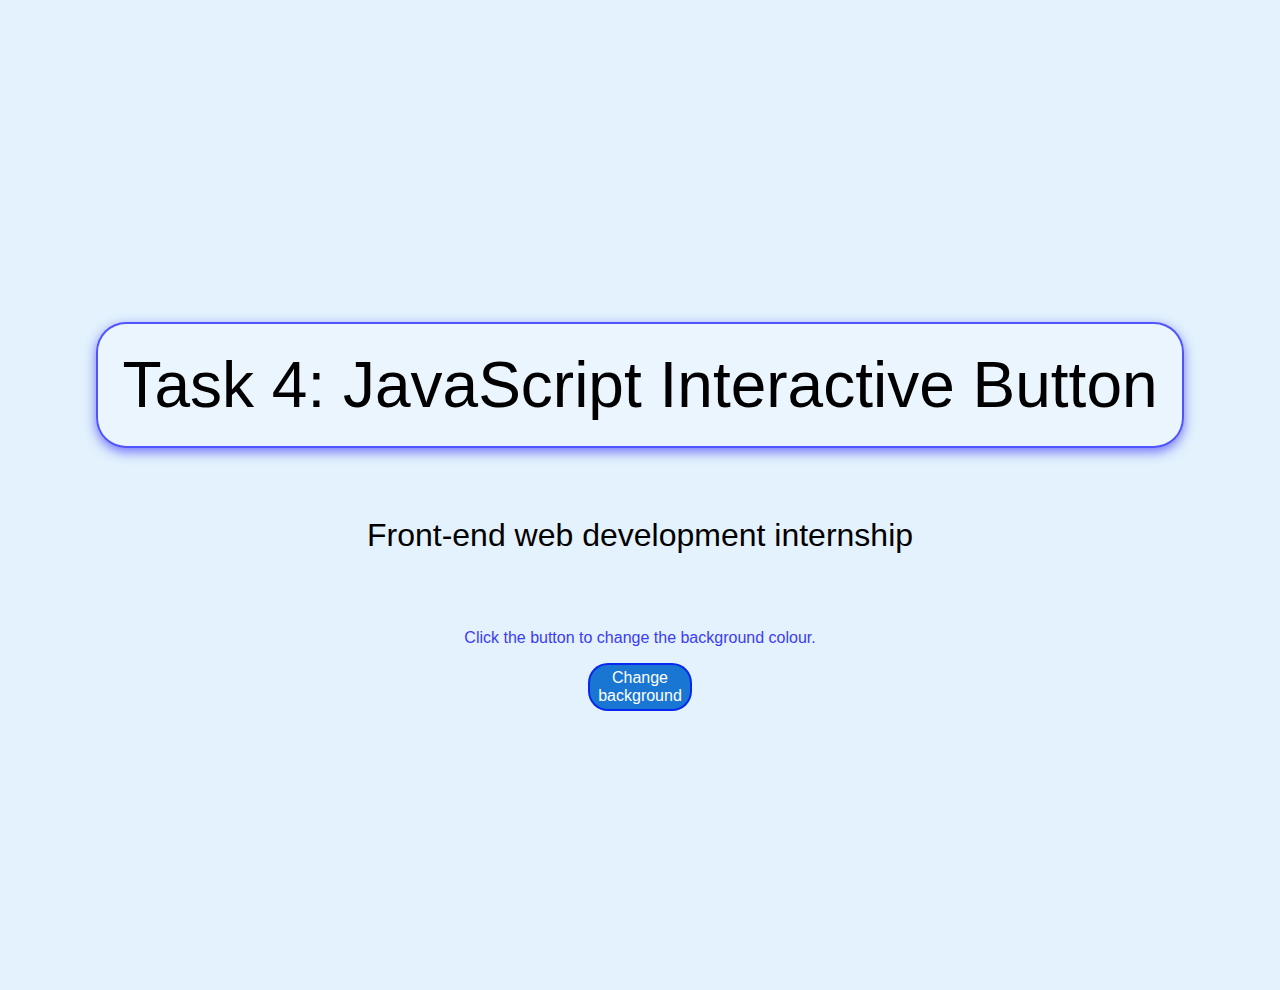
<file: Level-2/Task-4/index.html>
<!DOCTYPE html>
<html lang="en">
<head>
    <meta charset="UTF-8">
    <meta name="viewport" content="width=device-width, initial-scale=1.0">
    <title>Task 4: JavaScript Interactive Button.</title>
    <link rel="stylesheet" href="source.css">
    
</head>
<body>
        <section class="container">
               <h1>
                   Task 4: JavaScript Interactive Button
               </h1>
               <h2>
                   Front-end web development internship
               </h2>

               <p>
                   Click the button to change the background colour.
               </p>

               <button id="colorBtn" >Change background</button>
        </section>

      <script src="script.js"></script>  
</body>
</html>
</file>
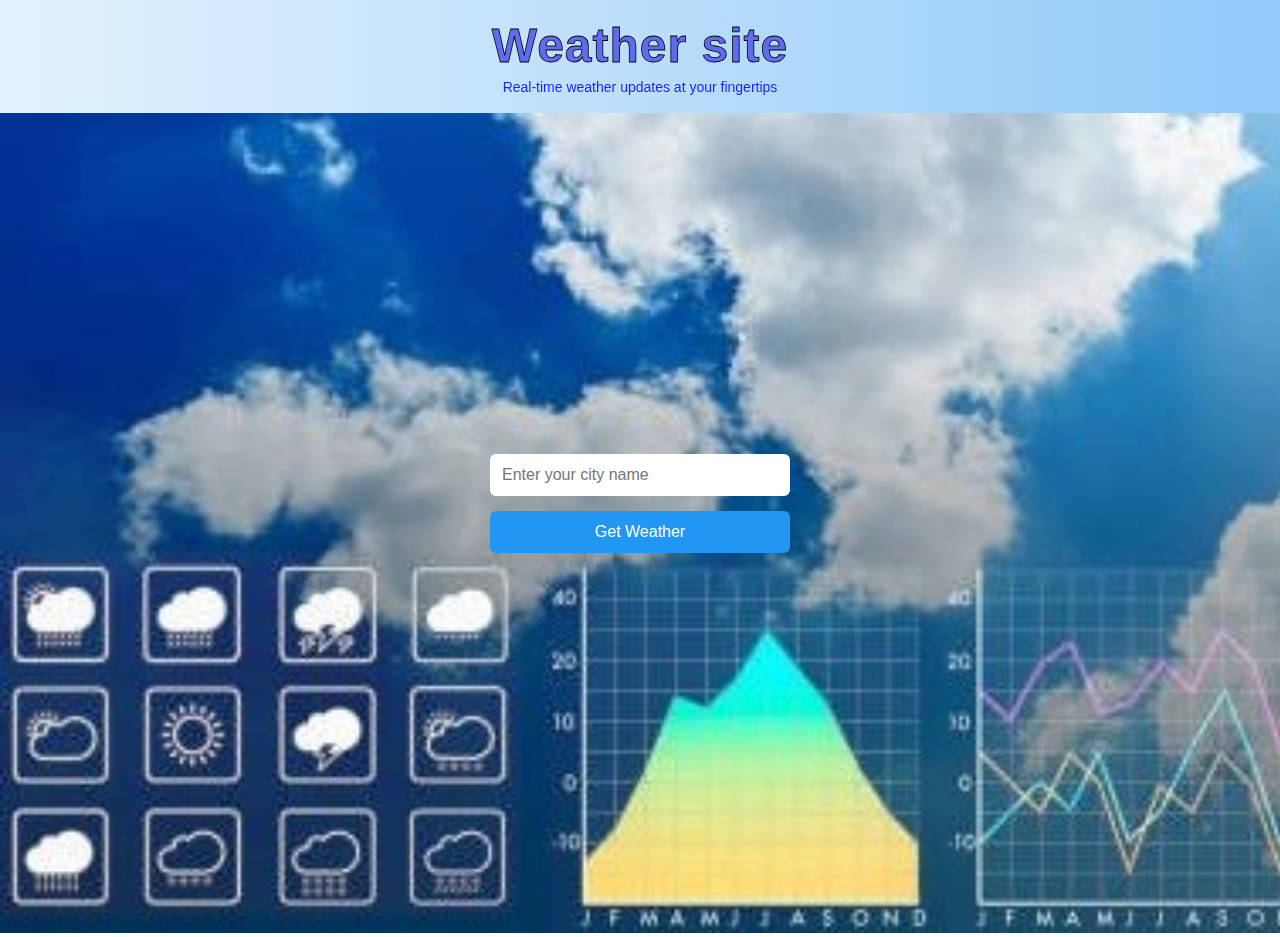
<file: Level-3/Task-5/index.html>
<!DOCTYPE html>
<html lang="en">
<head>
    <meta charset="UTF-8">
    <link rel="stylesheet" href="source.css">
    <meta name="viewport" content="width=device-width, initial-scale=1.0">
    <title>Weather site</title>
</head>
<body>
    <section class="header">
      <h1>
         Weather site
      </h1>
      <h2>
        Real-time weather updates at your fingertips
      </h2>
    </section>
    <section class="full_home">
           <section class="homeBg">
               <img src="img/img_homeBg.jpg" alt="weather background">
           </section>     
           <section class="main">
               
                <input type="text" id="city" placeholder="Enter your city name">
                
               <button onclick="getWeather()">Get Weather</button>
            

                
                <!-- Weather card will appear here -->
                
                <div id="weather" class="weather-card-container"></div>
            
            </section>
    </section>       
    <script src="script.js"></script>
</body>
</html>



<!-- 79ef22f94f0f418030ca3069bd7d9ab8 -->
</file>
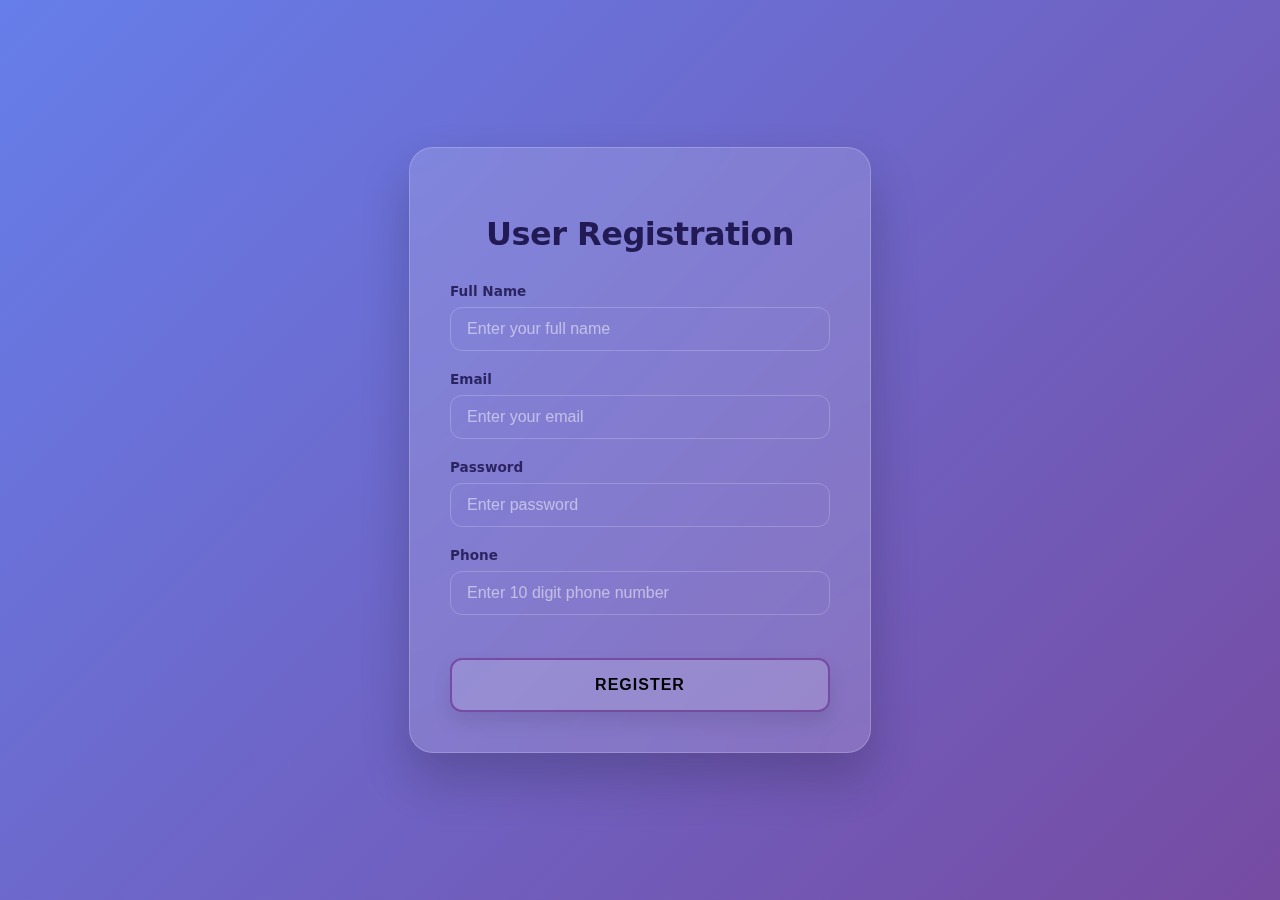
<file: Level-3/Task-6/index.html>
<!DOCTYPE html>
<html lang="en">
<head>
    <meta charset="UTF-8">
    <title>Task 6 – Form Validation</title>
    <link rel="stylesheet" href="source.css">
</head>
<body>

<div class="container">
    <h2>User Registration</h2>

    <form id="form" novalidate>

        <label for="name">Full Name</label>
        <input type="text" id="name" name="name" placeholder="Enter your full name">
        <span id="nameError"></span>

        <label for="email">Email</label>
        <input type="text" id="email" name="email" placeholder="Enter your email">
        <span id="emailError"></span>

        <label for="password">Password</label>
        <input type="password" id="password" name="password" placeholder="Enter password">
        <span id="passError"></span>

        <label for="phone">Phone</label>
        <input type="text" id="phone" name="phone" placeholder="Enter 10 digit phone number">
        <span id="phoneError"></span>

        <button type="submit" id="submitBtn">Register</button>

        <div id="successMsg"></div>

    </form>
</div>

<script src="script.js"></script>
</body>
</html>
</file>
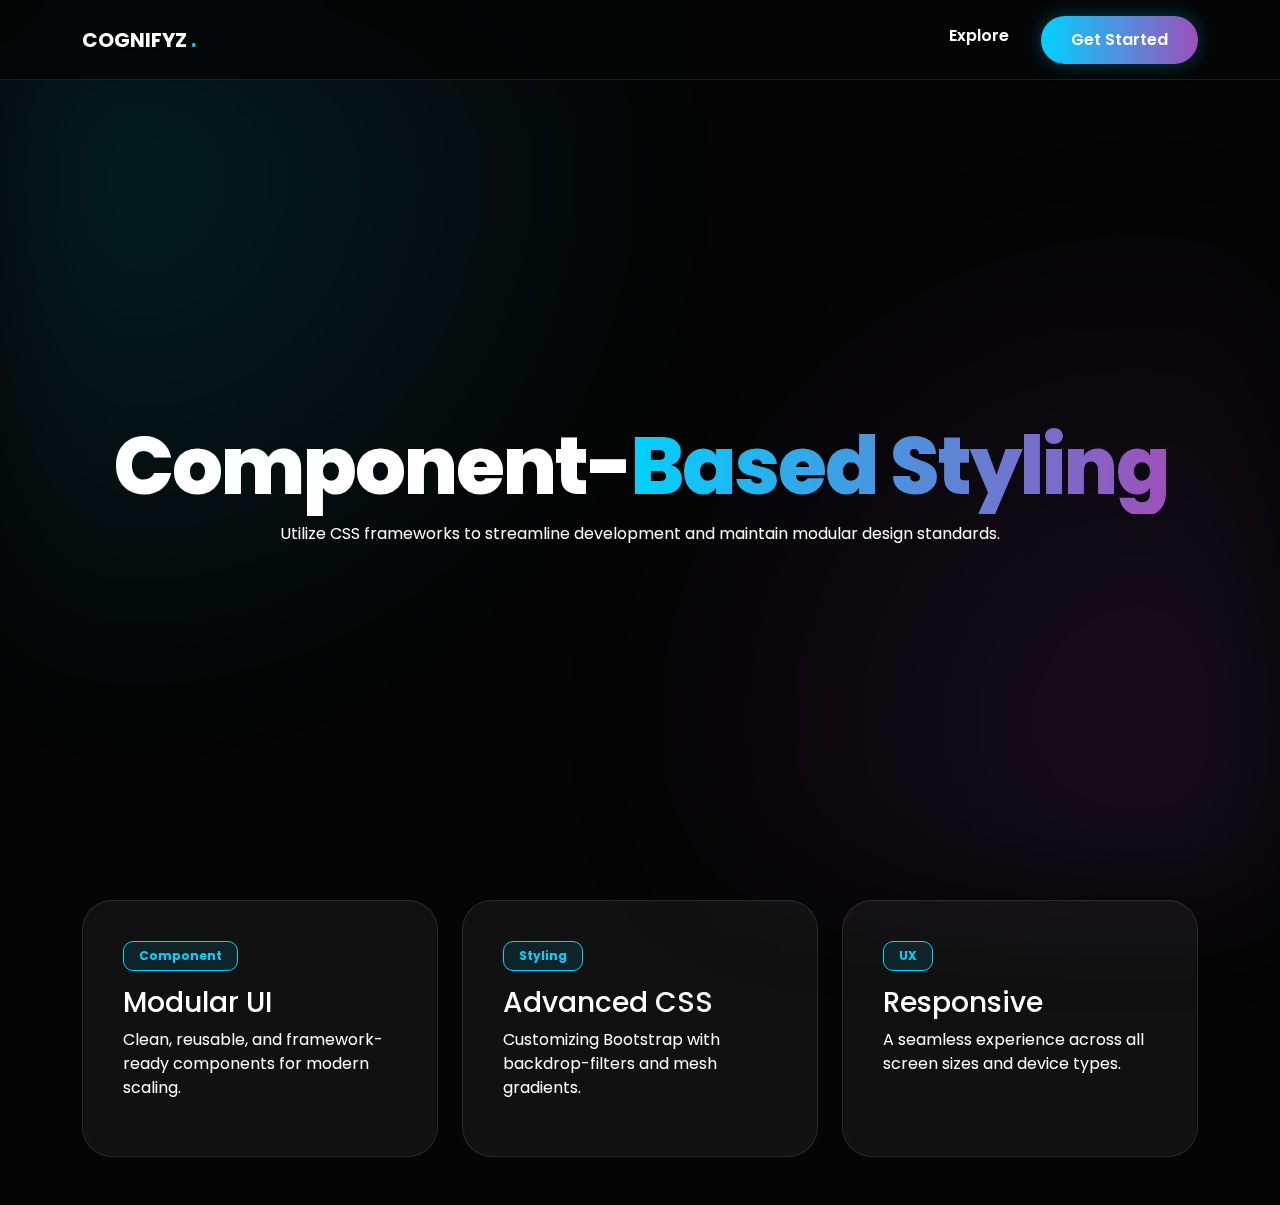
<file: Level-4/Task-7/index.html>
<!DOCTYPE html>
<html lang="en">
<head>
    <meta charset="UTF-8">
    <meta name="viewport" content="width=device-width, initial-scale=1.0">
    <title>Pro Design | Task 7</title>
    <link href="https://fonts.googleapis.com/css2?family=Poppins:wght@300;400;600;800&display=swap" rel="stylesheet">
    <link href="https://cdn.jsdelivr.net/npm/bootstrap@5.3.0/dist/css/bootstrap.min.css" rel="stylesheet">
    <link rel="stylesheet" href="source.css">
</head>
<body>

    <div class="mesh-gradient"></div>

    <nav class="navbar navbar-expand-lg pro-nav fixed-top">
        <div class="container">
            <a class="navbar-brand fw-bolder" href="#">COGNIFYZ <span class="dot">.</span></a>
            <div class="collapse navbar-collapse" id="navbarNav">
                <ul class="navbar-nav ms-auto">
                    <li><a class="nav-link nav-btn" href="#">Explore</a></li>
                    <li><button class="btn btn-glow ms-lg-4" id="ctaBtn">Get Started</button></li>
                </ul>
            </div>
        </div>
    </nav>

    <section class="hero d-flex align-items-center">
        <div class="container text-center">
            <h1 class="hero-title">Component-<span class="gradient-text">Based Styling</span></h1>
            <p class="hero-subtitle">Utilize CSS frameworks to streamline development and maintain modular design standards.</p>
        </div>
    </section>

    <section class="container mb-5">
        <div class="row g-4">
            <div class="col-lg-4 col-md-6">
                <div class="pro-card">
                    <div class="card-glow"></div>
                    <div class="content">
                        <span class="badge">Component</span>
                        <h3>Modular UI</h3>
                        <p>Clean, reusable, and framework-ready components for modern scaling.</p>
                    </div>
                </div>
            </div>
            <div class="col-lg-4 col-md-6">
                <div class="pro-card active">
                    <div class="card-glow"></div>
                    <div class="content">
                        <span class="badge">Styling</span>
                        <h3>Advanced CSS</h3>
                        <p>Customizing Bootstrap with backdrop-filters and mesh gradients.</p>
                    </div>
                </div>
            </div>
            <div class="col-lg-4 col-md-6">
                <div class="pro-card">
                    <div class="card-glow"></div>
                    <div class="content">
                        <span class="badge">UX</span>
                        <h3>Responsive</h3>
                        <p>A seamless experience across all screen sizes and device types.</p>
                    </div>
                </div>
            </div>
        </div>
    </section>










    <script src="https://cdn.jsdelivr.net/npm/bootstrap@5.3.0/dist/js/bootstrap.bundle.min.js"></script>
    <script src="script.js"></script>
</body>
</html>
</file>
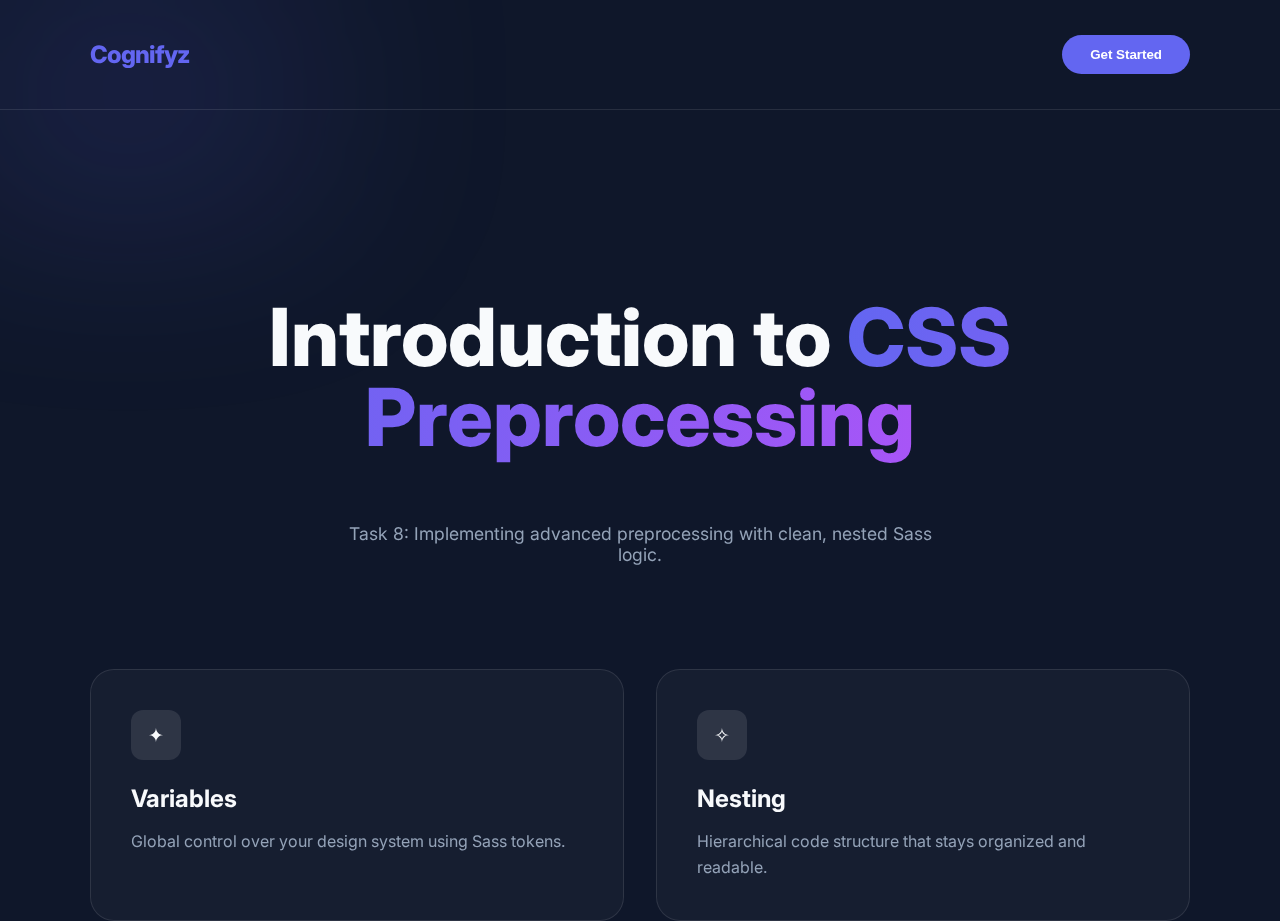
<file: Level-4/Task-8/index.html>
<!DOCTYPE html>
<html lang="en">
<head>
    <meta charset="UTF-8">
    <meta name="viewport" content="width=device-width, initial-scale=1.0">
    <title>Advanced Sass Design</title>
    <link href="https://fonts.googleapis.com/css2?family=Inter:wght@300;500;800&display=swap" rel="stylesheet">
    <link rel="stylesheet" href="styles.css">
</head>
<body>

    <nav class="navbar">
    <div class="container">
        <h1 class="logo"><span>Cognifyz</span></h1>
        <button class="glow-btn">Get Started</button> 
    </div>
</nav>

    <header class="hero">
        <div class="container">
            <h2 class="hero-title"> Introduction to <span class="highlight">CSS Preprocessing </span></h2>
            <p class="hero-text">Task 8: Implementing advanced preprocessing with clean, nested Sass logic.</p>
        </div>
    </header>

    <section class="content">
        <div class="container grid">
            <div class="card">
                <div class="icon">✦</div>
                <h3>Variables</h3>
                <p>Global control over your design system using Sass tokens.</p>
            </div>
            <div class="card">
                <div class="icon">✧</div>
                <h3>Nesting</h3>
                <p>Hierarchical code structure that stays organized and readable.</p>
            </div>
        </div>
    </section>

</body>
</html>
</file>
<file: Level-2/Task-4/source.css>
body{
    margin: 0;
    padding: 0;
    font-family: Arial, Helvetica, sans-serif;
    background-color: #e3f2fd;
    transition: background 0.5s ease;
}

.container{
    height: 110vh;
    display: flex;
    flex-direction: column;
    justify-content: center;
    align-items: center;
    text-align: center;
}

h1{
    font-size: 4rem;
    font-weight: 500;
    border: 2px solid rgba(0, 0, 255, 0.66);
    padding: 1.5rem;
    border-radius: 30px;
    background-color: #ffffff46;
    box-shadow: 0px 4px 12px rgba(96, 96, 248, 0.859);


}

h2{
    font-size: 2rem;
    font-weight: 500;
}

p{
     font-size: 1rem;
     margin-top: 3rem;
     color: rgb(60, 60, 245);
}

button{
    height: 3rem;
    width:6.5rem;
    font-size: 16px;
    background-color: #1976d2;
    color: white;
        border: 2px solid rgba(0, 0, 255, 0.66);

    border-radius: 20px;
    cursor: pointer;
}

button:hover {
    background-color: #0d47a1;
      transform: scale(1.02);
  transition: transform 0.2s ease;
}
</file>
<file: Level-3/Task-5/source.css>
*{
    margin: 0;
    padding: 0;
    box-sizing: border-box;
    font-family: Arial, Helvetica, sans-serif;
}

/* Page */
body{
    height: 100vh;
}

/* Header */
.header{
    position: relative;
    width: 100%;
    padding: 25px 20px;
    text-align: center;
    color: white;

    background: rgb(51, 128, 243);
    backdrop-filter: blur(12px);
    -webkit-backdrop-filter: blur(12px);



    overflow: hidden;
}

/* glowing animated border */
.header{
    width: 100%;
    padding: 18px 24px;
    display: flex;
    flex-direction: column;
    align-items: center;
    gap: 6px;

    background: linear-gradient(
        to right,
        #e3f2fd, #bbdefb, #90caf9 
        /* #e3f2fd, #bbdefb, #90caf9 */
       );

    color: #ffffff;
    box-shadow: 0 4px 12px rgba(0,0,0,0.35);
}

.header h1{
    font-size: 3rem;
    font-weight: 600;
    letter-spacing: 1px;
    color: rgb(97, 107, 239);
    -webkit-text-stroke: 0.05rem black;

}

.header h2{
    font-size: 14px;
    font-weight: 400;
    opacity: 0.85;
  color: blue; 
}




/* Full screen container */
.full_home{
    position: relative;
    width: 100%;
    height: calc(100vh - 80px);
}

/* Background image */
.homeBg{
    position: absolute;
    inset: 0;
    z-index: 1;
}

.homeBg img{

    height: 100%;
    object-fit: cover;
}

/* Main content */
.main{
    position: relative;
    z-index: 2;
    height: 100%;
    display: flex;
    flex-direction: column;
    justify-content: center;
    align-items: center;
    /* background: rgba(0,0,0,0.4); */
}

/* Input */
.main input{
    margin-top: 0;  
    width: 300px;
    padding: 12px;
    border-radius: 6px;
    border: none;
    outline: none;
    font-size: 16px;
    margin-bottom: 15px;
}

/* Button */
.main button{
      width: 300px;
    padding: 12px;
    border-radius: 6px;
    border: none;
    background: #2196f3;
    color: white;
    font-size: 16px;
    cursor: pointer;
    margin-bottom: 20px;
}

.main button:hover{
    background: #1976d2;
}

/* Weather output */
#weather{
    margin-top: 20px;
    color: white;
    font-size: 18px;
    text-align: center;
}



/* Container for the weather card */
.weather-card-container {
    margin-top: 20px; 
    display: flex;
    justify-content: center;
    flex-direction: column; 
    align-items: center; 
}

/* Card styling */
.weather-card {
    background: rgba(255, 255, 255, 0.9);
    backdrop-filter: blur(10px);
    padding: 25px 30px;
    border-radius: 20px;
    box-shadow: 0 10px 25px rgba(0,0,0,0.2);
    /* max-width: 40vh; */
    height: auto;
    width: 70vh;
    text-align: center;
    transition: transform 0.3s ease;
}

.weather-card:hover {
    transform: translateY(-5px);
}

.weather-card h3 {
    font-size: 3rem;
    color: #0077b6;
    margin-bottom: 3rem;
}

.weather-card p {
    font-size: 1.5rem;
    margin: 5px 0;
    color: #03045e;
}

.weather-card img {
    width:auto;
    height: 8rem;
    margin-top: 10px;
    margin-bottom: 2rem;
}
</file>
<file: Level-3/Task-6/source.css>
/* Variables for easy customization */
:root {
    --bg-gradient: linear-gradient(135deg, #667eea 0%, #764ba2 100%);
    --glass-bg: rgba(255, 255, 255, 0.15); 
    --glass-border: rgba(255, 255, 255, 0.2);
    --input-fill: rgba(255, 255, 255, 0.1);
    --text-color: #ffffff;
    --primary-btn: #ffffff;
    --transition: all 0.3s ease;
}

body {
    background: var(--bg-gradient);
    background-attachment: fixed; 
    font-family: 'Inter', system-ui, -apple-system, sans-serif;
    display: flex;
    align-items: center;
    justify-content: center;
    min-height: 100vh;
    margin: 0;
}

/* Form container - The Glass Card */
.container {
    width: 100%;
    max-width: 380px;
    padding: 40px;
    background: var(--glass-bg);
    
    
    backdrop-filter: blur(15px);
    -webkit-backdrop-filter: blur(15px); 
    
    border-radius: 24px;
    border: 1px solid var(--glass-border);
    box-shadow: 0 25px 50px rgba(0, 0, 0, 0.2);
    color: var(--text-color);
}

/* Heading */
h2 {
    text-align: center;
    margin-bottom: 30px;
    font-size: 2rem;
    font-weight: 700;
    letter-spacing: -0.5px;
    color: #221a54;
}

/* Labels */
label {
    display: block;
    margin-top: 20px;
    font-size: 0.85rem;
    font-weight: 600;
    opacity: 0.9;
    color: #221a54;
}

/* Input fields - Transparent Glass style */
/* input {
    width: 100%;
    padding: 14px 16px;
    margin-top: 8px;
    background: var(--input-fill);
    border: 1px solid var(--glass-border);
    border-radius: 12px;
    box-sizing: border-box;
     

    font-size: 1rem;
    transition: var(--transition);
} */




input::placeholder {
      color: rgba(255, 255, 255, 0.5);  
    
}

/* input:focus {
    outline: none;
    background: rgba(255, 255, 255, 0.2);
     border-color: rgba(255, 255, 255, 0.5); 
    box-shadow: 0 0 15px rgba(255, 255, 255, 0.1);
} */





/* Target the browser's Autofill state */
input:-webkit-autofill,
input:-webkit-autofill:hover, 
input:-webkit-autofill:focus, 
input:-webkit-autofill:active {
   
    -webkit-box-shadow: 0 0 0 1000px var(--input-bg) inset !important;
    
   
    -webkit-text-fill-color: var(--text-head) !important;
    

    transition: background-color 5000s ease-in-out 0s;
}

/* Also ensure the background stays dark on manual entry */
input {
    width: 100%;
    padding: 12px 16px;
    margin-top: 8px;
    background: var(--input-bg); 
    border: 1px solid var(--glass-border);
    border-radius: 12px;
    box-sizing: border-box;
    color: var(--text-head);
    font-size: 1rem;
    transition: var(--transition);
}

/* Ensure background doesn't flip to white when clicking */
input:focus {
     background: rgba(0, 0, 0, 0.4); 
    border-color: var(--primary-accent);
    outline: none;
}









/* Button - Solid contrast against glass */
button {
    width: 100%;
    padding: 16px;
    margin-top: 35px;
    border: 2px solid   #764ba2;
        background: var(--glass-bg);
    cursor: pointer;
    border-radius: 12px;
    font-size: 1rem;
    font-weight: 700;
    text-transform: uppercase;
    letter-spacing: 1px;
    transition: var(--transition);
    box-shadow: 0 10px 20px rgba(0, 0, 0, 0.1);
}

button:hover {
    transform: translateY(-3px);
    box-shadow: 0 15px 30px rgba(0, 0, 0, 0.2);
    background:linear-gradient(135deg, #667eea 0%, #764ba2 100%);
    color: #acb8ee;
    border: none;
}

button:active {
    transform: translateY(0);
}


span {
    color: #ff9f9f;
    font-size: 0.8rem;
    display: block;
    margin-top: 8px;
}

/* Loading State */
.loading {
    opacity: 0.5;
    pointer-events: none;
}

/* Success message */
.success {
    text-align: center;
    background: rgba(35, 239, 120, 0.416);
    padding: 15px;
    border-radius: 12px;
    margin-top: 20px;
    border: 1px solid rgb(5, 239, 103);
}
</file>
<file: Level-4/Task-7/source.css>
/* 1. ROOT VARIABLES */
:root {
    --bg-dark: #050505;
    --primary-blue: #00d2ff;
    --primary-purple: #9d50bb;
    --glass-white: rgba(255, 255, 255, 0.05);
    --border-white: rgba(255, 255, 255, 0.1);
    --nav-height: 80px; 
}

/* 2. GLOBAL STYLES */
body {
    background-color: var(--bg-dark);
    color: white;
    font-family: 'Poppins', sans-serif;
    margin: 0;
    overflow-x: hidden;
}

/* 3. FIXED NAVBAR (Ensuring Visibility) */
.pro-nav {
    height: var(--nav-height);
    background: rgba(5, 5, 5, 0.8);
    backdrop-filter: blur(20px);
    -webkit-backdrop-filter: blur(20px);
    border-bottom: 1px solid var(--border-white);
    z-index: 1000 !important; 
}

/* Fix for invisible Brand/Links */
.navbar-brand, .nav-link {
    color: #ffffff !important; 
    font-weight: 600;
    z-index: 1001;
}

.dot { 
    color: var(--primary-blue); 
}

/* 4. FIXED HERO SECTION (Prevents hiding behind nav) */
.hero {
    padding-top: var(--nav-height); 
    min-height: 100vh;
    display: flex;
    align-items: center;
    justify-content: center;
    position: relative;
    z-index: 1; 
}

/* 5. FIXED GRADIENT TEXT */
.gradient-text {
    background: linear-gradient(to right, var(--primary-blue), var(--primary-purple));
    -webkit-background-clip: text;
    background-clip: text;
    -webkit-text-fill-color: transparent;
    color: transparent; 
    display: inline-block;
    font-weight: 800;
}

/* 6. BACKGROUND ANIMATION */
.mesh-gradient {
    position: fixed;
    top: 0; left: 0; width: 100%; height: 100%;
    z-index: -1; 
    background: 
        radial-gradient(circle at 10% 20%, rgba(0, 210, 255, 0.12) 0%, transparent 40%),
        radial-gradient(circle at 90% 80%, rgba(157, 80, 187, 0.12) 0%, transparent 40%);
    filter: blur(60px);
}

/* 7. PRO CARD DESIGN */
.pro-card {
    position: relative;
    background: var(--glass-white);
    border: 1px solid var(--border-white);
    border-radius: 30px;
    padding: 40px;
    height: 100%;
    transition: all 0.5s cubic-bezier(0.23, 1, 0.32, 1);
    cursor: pointer;
    overflow: hidden;
}



.pro-card:hover {
    transform: translateY(-15px);
    border-color: var(--primary-blue);
    background: rgba(255, 255, 255, 0.08);
    box-shadow: 0 20px 40px rgba(0,0,0,0.5);
}

.card-glow {
    position: absolute;
    top: 0; left: 0; width: 100%; height: 100%;
    background: radial-gradient(circle at center, var(--primary-blue), transparent 70%);
    opacity: 0;
    transition: opacity 0.5s ease;
    filter: blur(40px);
    z-index: -1;
}

.pro-card:hover .card-glow {
    opacity: 0.15;
}

/* 8. BUTTONS & UI */
.btn-glow {
    background: linear-gradient(to right, var(--primary-blue), var(--primary-purple));
    color: white !important;
    border: none;
    padding: 12px 30px;
    border-radius: 50px;
    font-weight: 600;
    box-shadow: 0 0 20px rgba(0, 210, 255, 0.3);
    transition: 0.3s ease;
}

.btn-glow:hover {
    transform: scale(1.05);
    box-shadow: 0 0 40px rgba(157, 80, 187, 0.5);
}

.hero-title {
    font-size: clamp(2.5rem, 10vw, 5rem);
    font-weight: 800;
    letter-spacing: -2px;
}

.badge {
    background: rgba(0, 210, 255, 0.1);
    color: var(--primary-blue);
    border: 1px solid var(--primary-blue);
    padding: 8px 15px;
    border-radius: 10px;
    margin-bottom: 15px;
    display: inline-block;
}


/* 00000000000000000 */

/* --- 10. MOBILE RESPONSIVENESS & OPTIMIZATION --- */

@media (max-width: 768px) {
    :root {
      
        --gem-size: 45px; 
    }

    .geometry-viewport {
        height: 100px; 
        margin: 10px 0;
    }

    .face {
  
        border-left: 22.5px solid transparent;
        border-right: 22.5px solid transparent;
        border-bottom: 40px solid rgba(255, 255, 255, 0.03);
    }

    .face::after {
        left: -22.5px;
        width: 45px;
        height: 40px;
    }

    .face.bottom {
        top: 40px;
    }


    .glass-crystal {
        animation: floatingOrb 5s ease-in-out infinite;
        filter: brightness(1.2);
    }
}

/* PERFORMANCE BOOST: This tells the mobile GPU to prepare for animation */
.glass-crystal, .face {
    will-change: transform;
    backface-visibility: hidden;
}
</file>
<file: Level-4/Task-8/styles.css>
body {
  background-color: #0f172a;
  color: #f8fafc;
  font-family: "Inter", sans-serif;
  margin: 0;
  overflow-x: hidden;
}
body::before {
  content: "";
  position: fixed;
  top: -10%;
  left: -10%;
  width: 40%;
  height: 40%;
  background: radial-gradient(circle, rgba(99, 102, 241, 0.15), transparent);
  filter: blur(80px);
  z-index: -1;
}
body .container {
  max-width: 1100px;
  margin: 0 auto;
  padding: 0 2rem;
}
body .navbar {
  padding: 1.5rem 0;
  border-bottom: 1px solid rgba(255, 255, 255, 0.1);
  backdrop-filter: blur(10px);
  position: sticky;
  top: 0;
  z-index: 100;
}
body .navbar .container {
  display: flex;
  justify-content: space-between;
  align-items: center;
}
body .navbar .logo {
  font-weight: 800;
  font-size: 1.5rem;
  letter-spacing: -1px;
}
body .navbar .logo span {
  color: #6366f1;
}
body .hero {
  padding: 120px 0 80px;
  text-align: center;
}
body .hero .hero-title {
  font-size: clamp(3rem, 8vw, 5rem);
  font-weight: 800;
  line-height: 1;
}
body .hero .hero-title .highlight {
  background: linear-gradient(90deg, #6366f1, #a855f7);
  -webkit-background-clip: text;
  background-clip: text;
  -webkit-text-fill-color: transparent;
}
body .hero .hero-text {
  color: #94a3b8;
  max-width: 600px;
  margin: 1.5rem auto;
  font-size: 1.1rem;
}
body .grid {
  display: grid;
  grid-template-columns: repeat(auto-fit, minmax(300px, 1fr));
  gap: 2rem;
}
body .card {
  background: rgba(255, 255, 255, 0.03);
  border: 1px solid rgba(255, 255, 255, 0.1);
  padding: 2.5rem;
  border-radius: 24px;
  transition: all 0.4s cubic-bezier(0.175, 0.885, 0.32, 1.275);
  position: relative;
}
body .card:hover {
  transform: translateY(-10px);
  background: rgba(255, 255, 255, 0.06);
  border-color: rgba(99, 102, 241, 0.5);
  box-shadow: 0 20px 40px rgba(0, 0, 0, 0.3);
}
body .card:hover .icon {
  background: #6366f1;
  transform: rotate(15deg);
}
body .card .icon {
  width: 50px;
  height: 50px;
  background: rgba(255, 255, 255, 0.1);
  display: flex;
  align-items: center;
  justify-content: center;
  border-radius: 12px;
  margin-bottom: 1.5rem;
  transition: 0.3s;
  font-size: 1.2rem;
}
body .card h3 {
  margin: 0 0 1rem;
  font-size: 1.5rem;
}
body .card p {
  color: #94a3b8;
  line-height: 1.6;
  margin: 0;
}
body .navbar .glow-btn {
  background: #6366f1;
  color: white;
  border: none;
  padding: 12px 28px;
  border-radius: 50px;
  font-weight: 600;
  cursor: pointer;
  position: relative;
  transition: all 0.3s ease;
  z-index: 1;
}
body .navbar .glow-btn::after {
  content: "";
  position: absolute;
  top: 0;
  left: 0;
  width: 100%;
  height: 100%;
  background: #6366f1;
  border-radius: 50px;
  z-index: -1;
  transition: all 0.4s ease;
  opacity: 0;
}
body .navbar .glow-btn:hover {
  transform: translateY(-3px);
  box-shadow: 0 10px 10px rgba(99, 102, 241, 0.4);
  letter-spacing: 1px;
}
body .navbar .glow-btn:hover::after {
  opacity: 1;
  transform: scale(1.2);
  filter: blur(15px);
}
body .navbar .glow-btn:active {
  transform: translateY(1px);
}

/*# sourceMappingURL=styles.css.map */
</file>
